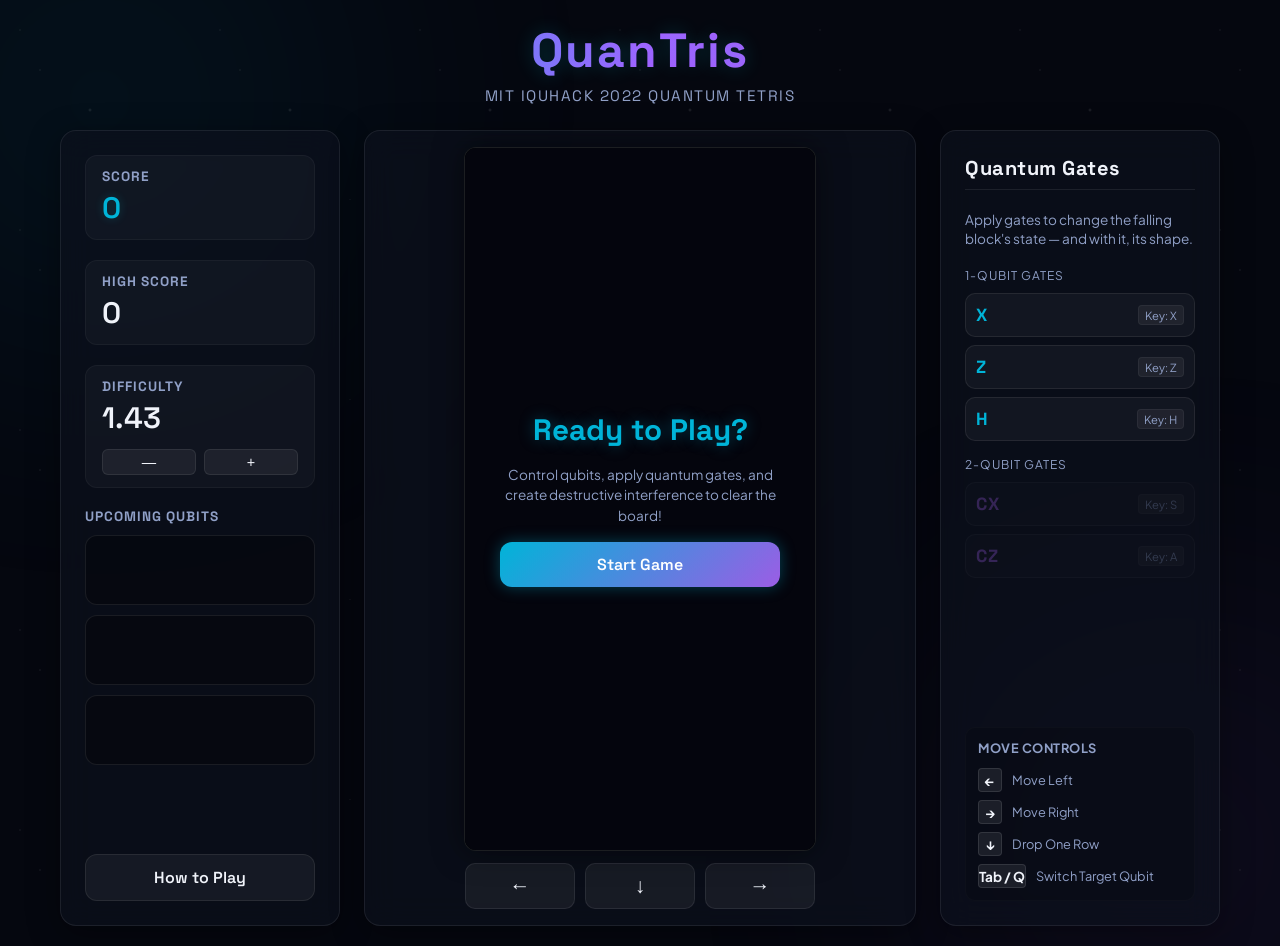
<file: index.html>
<!DOCTYPE html>
<html lang="en">
<head>
    <meta charset="UTF-8">
    <meta name="viewport" content="width=device-width, initial-scale=1.0">
    <title>QuanTris - Quantum Tetris</title>
    <!-- Google Fonts for futuristic/tech typography -->
    <link rel="preconnect" href="https://fonts.googleapis.com">
    <link rel="preconnect" href="https://fonts.gstatic.com" crossorigin>
    <link href="https://fonts.googleapis.com/css2?family=Space+Grotesk:wght@300;400;600;700&family=Plus+Jakarta+Sans:wght@300;400;500;700&display=swap" rel="stylesheet">
    <link rel="stylesheet" href="style.css">
</head>
<body>
    <div class="stars-bg"></div>
    <div class="glow-orb" id="orb-1"></div>
    <div class="glow-orb" id="orb-2"></div>

    <div class="app-container">
        <!-- Header -->
        <header class="game-header">
            <h1 class="glow-text">QuanTris</h1>
            <p class="subtitle">MIT iQuHACK 2022 Quantum Tetris</p>
        </header>

        <!-- Main Game Layout -->
        <main class="game-layout">
            <!-- Left Panel: Stats and Controls -->
            <section class="panel left-panel glass">
                <div class="stat-card">
                    <h3>Score</h3>
                    <div class="stat-value" id="score-val">0</div>
                </div>
                <div class="stat-card">
                    <h3>High Score</h3>
                    <div class="stat-value" id="high-score-val">0</div>
                </div>
                <div class="stat-card">
                    <h3>Difficulty</h3>
                    <div class="stat-value" id="difficulty-val">1.43</div>
                    <div class="difficulty-controls">
                        <button class="diff-btn" id="diff-minus" title="Slower">—</button>
                        <button class="diff-btn" id="diff-plus" title="Faster">+</button>
                    </div>
                </div>

                <div class="upcoming-container">
                    <h3>Upcoming Qubits</h3>
                    <div class="upcoming-slots">
                        <div class="upcoming-preview-box" id="upcoming-1"></div>
                        <div class="upcoming-preview-box" id="upcoming-2"></div>
                        <div class="upcoming-preview-box" id="upcoming-3"></div>
                    </div>
                </div>

                <div class="menu-buttons">
                    <button class="menu-btn secondary" id="btn-how-to">How to Play</button>
                </div>
            </section>

            <!-- Center: Game Board Canvas -->
            <section class="board-container glass">
                <div class="canvas-wrapper">
                    <canvas id="game-canvas" width="350" height="700"></canvas>
                    
                    <!-- Game Overlay (Start/Pause/Game Over) -->
                    <div class="overlay" id="game-overlay">
                        <div class="overlay-content">
                            <h2 id="overlay-title">Ready to Play?</h2>
                            <p id="overlay-desc">Control qubits, apply quantum gates, and create destructive interference to clear the board!</p>
                            <button class="menu-btn primary" id="btn-start">Start Game</button>
                        </div>
                    </div>
                </div>
                <div class="move-controls">
                    <button class="move-btn" id="move-left" data-move="left" title="Move left">←</button>
                    <button class="move-btn" id="move-down" data-move="down" title="Drop one row">↓</button>
                    <button class="move-btn" id="move-right" data-move="right" title="Move right">→</button>
                </div>
            </section>

            <!-- Right Panel: Quantum Gates -->
            <section class="panel right-panel glass">
                <h3>Quantum Gates</h3>
                <p class="panel-desc">Apply gates to change the falling block's state — and with it, its shape.</p>
                
                <div class="qubit-selector-container" id="qubit-selector-container" style="display: none;">
                    <span>Target:</span>
                    <button class="selector-btn active" id="sel-qubit-1" title="Select Left Qubit">Left (Q1)</button>
                    <button class="selector-btn" id="sel-qubit-2" title="Select Right Qubit">Right (Q2)</button>
                </div>
                
                <div class="gate-grid">
                    <div class="gate-group">
                        <span class="group-label">1-Qubit Gates</span>
                        <button class="gate-btn" id="gate-x" data-gate="x" title="Pauli X (Not) Gate">
                            <span class="gate-symbol">X</span>
                            <span class="key-hint">Key: X</span>
                        </button>
                        <button class="gate-btn" id="gate-z" data-gate="z" title="Pauli Z Gate">
                            <span class="gate-symbol">Z</span>
                            <span class="key-hint">Key: Z</span>
                        </button>
                        <button class="gate-btn" id="gate-h" data-gate="h" title="Hadamard (Superposition) Gate">
                            <span class="gate-symbol">H</span>
                            <span class="key-hint">Key: H</span>
                        </button>
                    </div>

                    <div class="gate-group">
                        <span class="group-label">2-Qubit Gates</span>
                        <button class="gate-btn double" id="gate-cx" data-gate="cx" title="Controlled-X (CNOT) Gate">
                            <span class="gate-symbol">CX</span>
                            <span class="key-hint">Key: S</span>
                        </button>
                        <button class="gate-btn double" id="gate-cz" data-gate="cz" title="Controlled-Z Gate">
                            <span class="gate-symbol">CZ</span>
                            <span class="key-hint">Key: A</span>
                        </button>
                    </div>
                </div>

                <div class="keyboard-controls">
                    <h4>Move Controls</h4>
                    <div class="control-row">
                        <span class="control-key">←</span>
                        <span class="control-desc">Move Left</span>
                    </div>
                    <div class="control-row">
                        <span class="control-key">→</span>
                        <span class="control-desc">Move Right</span>
                    </div>
                    <div class="control-row">
                        <span class="control-key">↓</span>
                        <span class="control-desc">Drop One Row</span>
                    </div>
                    <div class="control-row">
                        <span class="control-key">Tab / Q</span>
                        <span class="control-desc">Switch Target Qubit</span>
                    </div>
                </div>
            </section>
        </main>
    </div>

    <!-- Help Modal -->
    <div class="modal-backdrop" id="how-to-modal">
        <div class="modal glass">
            <div class="modal-header">
                <h2>How to Play QuanTris</h2>
                <button class="close-btn" id="modal-close">&times;</button>
            </div>
            <div class="modal-body">
                <h3>The Core Concept</h3>
                <p>In Quantum Tetris, blocks represent <strong>qubits</strong>. Instead of clearing horizontal rows like in traditional Tetris, your goal is to clear blocks by creating <strong>destructive quantum interference</strong> between the falling active block and stationary blocks already on the board.</p>
                
                <div class="modal-grid">
                    <div>
                        <h4>1. Qubit Shapes & Grid Alignment</h4>
                        <p>A block is comprised of a <strong>Qubit Center</strong> (a glowing circle) and an <strong>Arrow</strong> indicating its state. The block physically occupies both the center cell and the target cell the arrow points to:</p>
                        <ul>
                            <li><strong>Arrow Right (cyan)</strong>: state |0⟩. Covers the center and the cell to its right.</li>
                            <li><strong>Arrow Up (violet)</strong>: state |1⟩. Covers the center and the cell above it.</li>
                            <li><strong>Arrow Diagonal (with a dot)</strong>: superposition, e.g. |+⟩ = (|0⟩+|1⟩)/√2 points up-right (blue). Covers the center and the diagonal cell.</li>
                            <li>A minus sign flips the arrow: −|0⟩ points left (red), −|1⟩ points down (green).</li>
                        </ul>
                    </div>
                    <div>
                        <h4>2. Applying Quantum Gates</h4>
                        <p>Use keyboard keys or click the gate buttons to rotate/manipulate the falling block's state and physically change its shape:</p>
                        <ul>
                            <li><strong>X Gate (Key X)</strong>: swaps |0⟩ ↔ |1⟩ — mirrors the arrow across the 45° diagonal.</li>
                            <li><strong>Z Gate (Key Z)</strong>: negates the |1⟩ part — mirrors the arrow across the horizontal axis.</li>
                            <li><strong>H Gate (Key H)</strong>: Hadamard, |0⟩ ↔ |+⟩ and |1⟩ ↔ |−⟩ — mirrors the arrow across the 22.5° line. Combining X, Z and H reaches all 8 directions.</li>
                            <li><strong>CX (Key S) / CZ (Key A)</strong>: two-qubit gates; they can entangle the qubits of a 2-qubit block.</li>
                            <li><strong>Switch Target (Tab / Q)</strong>: For 2-qubit blocks, toggle gate target between Left (Q1) and Right (Q2), marked by a pulsing white ring.</li>
                        </ul>
                    </div>
                </div>

                <div class="modal-section">
                    <h4>💥 How to Clear Blocks (Interference Examples)</h4>
                    <p>To clear blocks, you must land your active block on top of a stationary block such that they occupy the <strong>exact same squares</strong>, and their state vectors are <strong>opposite (cancelling out)</strong>, meaning v<sub>active</sub> = -v<sub>board</sub> (out of phase by 180°).</p>
                    
                    <div class="example-box">
                        <div class="example-item">
                            <h5>Example 1: Cancelling |0⟩ (Horizontal Qubits)</h5>
                            <p>A stationary block is on the board in the -|0⟩ state (arrow pointing <strong>Left</strong> ←). To cancel it, make your falling block point <strong>Right</strong> → (+|0⟩) and land it on the same coordinates. They will cancel and both vanish!</p>
                        </div>
                        <div class="example-item">
                            <h5>Example 2: Phase Flipping for |1⟩ (Vertical Qubits)</h5>
                            <p>A stationary block is on the board in the |1⟩ state (arrow pointing <strong>Up</strong> ↑). If your falling block is also in the |1⟩ state (↑), they will not cancel. First press <strong>Z</strong> to flip the falling block's phase to -|1⟩ (arrow pointing <strong>Down</strong> ↓). When they touch, they will cancel!</p>
                        </div>
                        <div class="example-item">
                            <h5>Example 3: Superposition & Rotations</h5>
                            <p>Your falling block points <strong>Up-Right</strong> ↗. Pressing <strong>H</strong> turns it to point <strong>Right</strong> →, since H|+⟩ = |0⟩. By combining <strong>H</strong>, <strong>X</strong> and <strong>Z</strong> you can point your qubit in any of the 8 directions to cancel a target.</p>
                        </div>
                    </div>
                </div>

                <div class="modal-section">
                    <h4>🔗 Entanglement & Mixed States (2-Qubit Blocks)</h4>
                    <p>A 2-qubit block has two arrows. One-qubit gates act on the <strong>target</strong> qubit (switch with Tab / Q). The badge on the bridge shows the sign of the whole state: a <strong>+</strong> block and a <strong>−</strong> block with the same arrows cancel when they land in the same place (Z on a qubit in |1⟩ flips the sign).</p>
                    <ul>
                        <li><strong>Entanglement</strong>: <strong>CX</strong> or <strong>CZ</strong> on a superposition can entangle the two qubits, e.g. (|00⟩+|11⟩)/√2. Entangled qubits have no direction of their own, so the arrows disappear, the block shrinks to its two centres, and the bridge glows.</li>
                        <li><strong>Clearing</strong>: an entangled block cancels with an entangled block of the opposite sign in the same place. One-qubit and two-qubit blocks never cancel each other.</li>
                    </ul>
                </div>

                <div class="interference-tip">
                    <h4>💡 Pro Tip: Ghost Block & Block Outlines</h4>
                    <p>Look at the <strong>ghost block</strong> (the dashed outline below your block) to see exactly which cells your block will cover when it lands. Align the shapes first using left/right move keys, then apply quantum gates until the active block's arrows point in the opposite direction of the target block's arrows.</p>
                </div>
            </div>
        </div>
    </div>

    <script src="quantum.js"></script>
    <script src="game.js"></script>
</body>
</html>
</file>
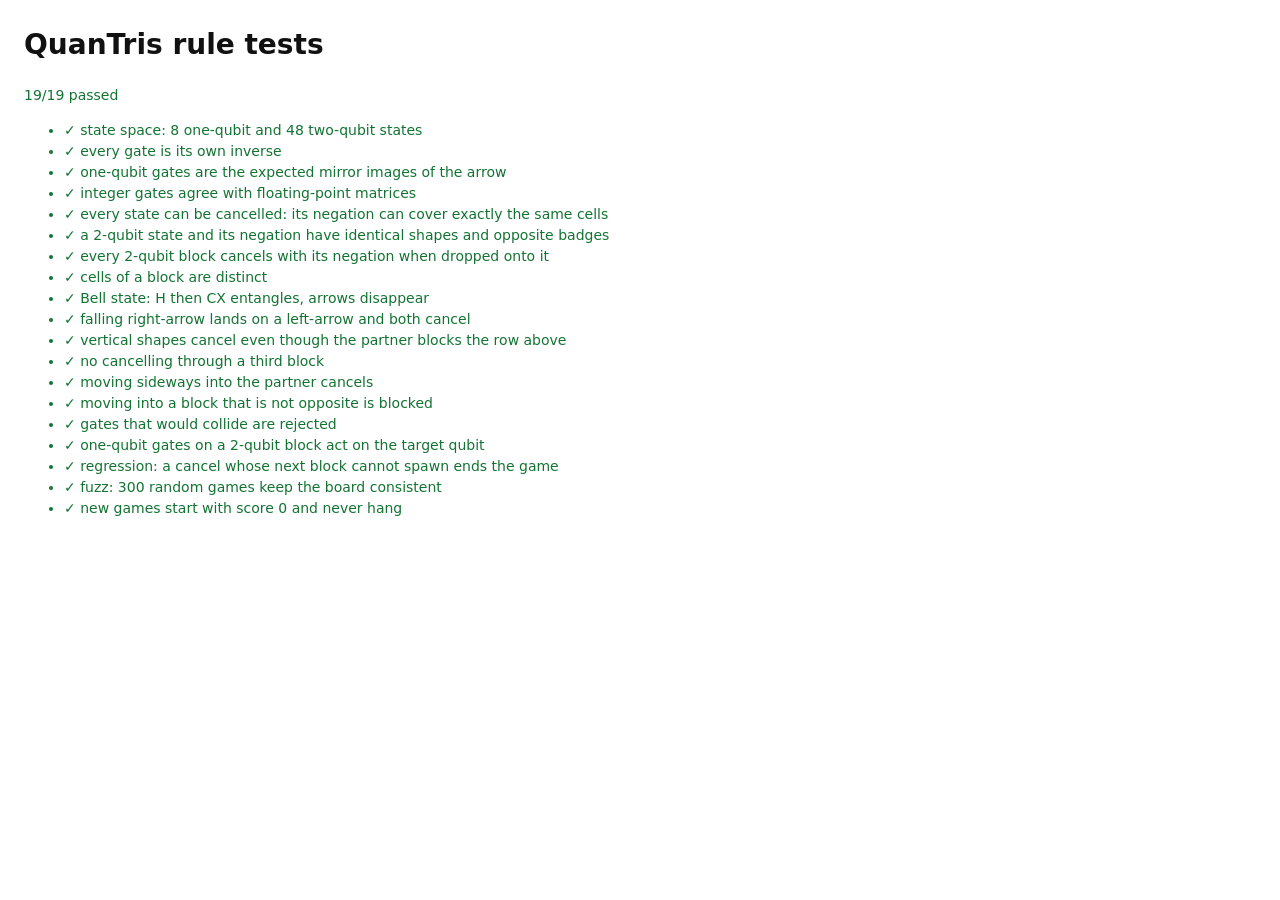
<file: tests.html>
<!DOCTYPE html>
<html lang="en">
<head>
    <meta charset="UTF-8">
    <title>QuanTris tests</title>
    <style>
        body { font: 14px/1.5 system-ui, sans-serif; margin: 24px; background: #fff; color: #111; }
        .pass { color: #137333; }
        .fail { color: #b3261e; font-weight: 600; }
    </style>
</head>
<body>
    <h1>QuanTris rule tests</h1>
    <p id="summary">Running…</p>
    <ul id="results"></ul>
    <script src="quantum.js"></script>
    <script>
    'use strict';
    const results = [];
    function test(name, fn) {
        try { fn(); results.push([name, null]); } catch (e) { results.push([name, e.message]); }
    }
    function assert(cond, msg) { if (!cond) throw new Error(msg); }
    const id = v => STATES.findIndex(s => s.vec.join() === v.join());
    const key = cells => cells.map(c => c.join(':')).sort().join(' ');

    // A game with an empty board and a known queue.
    function emptyGame(active, queue = []) {
        const g = new Game();
        g.settled = [];
        g.grid.fill(null);
        g.over = false;
        g.points = 0;
        g.queue = queue.length ? queue : [id([1, 0]), id([1, 0]), id([1, 0])];
        g.active = active;
        return g;
    }

    test('state space: 8 one-qubit and 48 two-qubit states', () => {
        assert(STATES.filter(s => s.qubits === 1).length === 8, 'one-qubit count');
        assert(STATES.filter(s => s.qubits === 2).length === 48, 'two-qubit count');
        assert(STATES.filter(s => s.entangled).length === 16, 'entangled count');
    });

    test('every gate is its own inverse', () => {
        for (const [i, s] of STATES.entries()) {
            for (const [g, j] of Object.entries(s.next)) assert(STATES[j].next[g] === i, `${g} on ${s.vec}`);
        }
    });

    test('one-qubit gates are the expected mirror images of the arrow', () => {
        const mod8 = k => ((k % 8) + 8) % 8;
        for (let k = 0; k < 8; k++) {
            const s = STATES[id(DIRS[k])];
            assert(s.arrows[0].dir === k, `arrow of dir ${k}`);
            assert(STATES[s.next.x].arrows[0].dir === mod8(2 - k), `X on ${k}`);
            assert(STATES[s.next.z].arrows[0].dir === mod8(-k), `Z on ${k}`);
            assert(STATES[s.next.h].arrows[0].dir === mod8(1 - k), `H on ${k}`);
        }
    });

    test('integer gates agree with floating-point matrices', () => {
        const r = Math.SQRT1_2;
        const M = {
            h1: [[r, 0, r, 0], [0, r, 0, r], [r, 0, -r, 0], [0, r, 0, -r]],
            h2: [[r, r, 0, 0], [r, -r, 0, 0], [0, 0, r, r], [0, 0, r, -r]],
            cx: [[1, 0, 0, 0], [0, 1, 0, 0], [0, 0, 0, 1], [0, 0, 1, 0]],
            cz: [[1, 0, 0, 0], [0, 1, 0, 0], [0, 0, 1, 0], [0, 0, 0, -1]],
        };
        const unit = v => { const n = Math.hypot(...v); return v.map(x => x / n); };
        for (const s of STATES.filter(s => s.qubits === 2)) {
            for (const [g, m] of Object.entries(M)) {
                const want = m.map(row => row.reduce((acc, a, j) => acc + a * unit(s.vec)[j], 0));
                const got = unit(STATES[s.next[g]].vec);
                assert(want.every((x, i) => Math.abs(x - got[i]) < 1e-12), `${g} on ${s.vec}`);
            }
        }
    });

    test('every state can be cancelled: its negation can cover exactly the same cells', () => {
        for (const s of STATES) {
            const n = STATES[s.neg];
            assert(n.neg === STATES.indexOf(s), 'neg is an involution');
            const mine = key(s.cells);
            const ok = [-2, -1, 0, 1, 2].some(dx => [-2, -1, 0, 1, 2].some(dy =>
                key(n.cells.map(([x, y]) => [x + dx, y + dy])) === mine));
            assert(ok, `no cancelling placement for ${s.vec}`);
        }
    });

    test('a 2-qubit state and its negation have identical shapes and opposite badges', () => {
        for (const s of STATES.filter(s => s.qubits === 2)) {
            const n = STATES[s.neg];
            assert(key(s.cells) === key(n.cells), `shape of ${s.vec}`);
            assert(s.sign === -n.sign, `badge of ${s.vec}`);
        }
    });

    test('every 2-qubit block cancels with its negation when dropped onto it', () => {
        for (const [i, s] of STATES.entries()) {
            if (s.qubits !== 2) continue;
            const g = emptyGame({ state: s.neg, x: 3, y: 12 });
            g.settle({ state: i, x: 3, y: 1 - Math.min(...s.cells.map(c => c[1])) });
            for (let t = 0; t < 15 && !g.points; t++) g.step();
            assert(g.points === 1, `no cancel for ${s.vec}`);
        }
    });

    test('cells of a block are distinct', () => {
        for (const s of STATES) assert(new Set(s.cells.map(c => c.join())).size === s.cells.length, `${s.vec}`);
    });

    test('Bell state: H then CX entangles, arrows disappear', () => {
        const bell = STATES[STATES[id([1, 0, 0, 0])].next.h1].next.cx;
        assert(STATES[bell].vec.join() === '1,0,0,1', 'is (|00>+|11>)/sqrt2');
        assert(STATES[bell].entangled && STATES[bell].arrows.length === 0, 'entangled, no arrows');
        assert(STATES[bell].sign === 1 && STATES[STATES[bell].neg].sign === -1, 'sign shown');
    });

    test('falling right-arrow lands on a left-arrow and both cancel', () => {
        const g = emptyGame({ state: id([1, 0]), x: 3, y: 10 });
        g.settle({ state: id([-1, 0]), x: 4, y: 0 }); // covers (3,0),(4,0)
        for (let i = 0; i < 12 && g.points === 0; i++) g.step();
        assert(g.points === 1, 'scored');
        assert(g.settled.length === 0 && g.grid.every(c => c === null), 'board empty');
    });

    test('vertical shapes cancel even though the partner blocks the row above', () => {
        const g = emptyGame({ state: id([0, -1]), x: 3, y: 10 }); // down arrow
        g.settle({ state: id([0, 1]), x: 3, y: 0 });              // up arrow: (3,0),(3,1)
        for (let i = 0; i < 12 && g.points === 0; i++) g.step();
        assert(g.points === 1, 'scored');
    });

    test('no cancelling through a third block', () => {
        const g = emptyGame({ state: id([0, -1]), x: 3, y: 10 });
        g.settle({ state: id([0, 1]), x: 3, y: 0 });
        g.settle({ state: id([1, 0]), x: 2, y: 2 }); // (2,2),(3,2) sits in the way
        for (let i = 0; i < 12; i++) g.step();
        assert(g.points === 0, 'must not score');
    });

    test('moving sideways into the partner cancels', () => {
        const g = emptyGame({ state: id([0, -1]), x: 2, y: 4 }); // down arrow: (2,4),(2,3)
        g.settle({ state: id([0, 1]), x: 3, y: 3 });              // up arrow:   (3,3),(3,4)
        g.move(1);                                               // -> (3,4),(3,3)
        assert(g.points === 1 && g.settled.length === 0, 'cancelled');
    });

    test('moving into a block that is not opposite is blocked', () => {
        const g = emptyGame({ state: id([0, 1]), x: 2, y: 3 });  // up: (2,3),(2,4)
        g.settle({ state: id([0, 1]), x: 3, y: 3 });              // same state, same shape
        g.move(1);
        assert(g.points === 0 && g.active.x === 2, 'blocked');
    });

    test('gates that would collide are rejected', () => {
        const g = emptyGame({ state: id([0, 1]), x: 3, y: 5 });  // up: (3,5),(3,6)
        g.settle({ state: id([1, 0]), x: 4, y: 5 });              // (4,5),(5,5)
        g.applyGate('x');                                        // |0> would cover (4,5)
        assert(STATES[g.active.state].vec.join() === '0,1', 'X rejected');
        g.applyGate('z');                                        // -|1>: (3,5),(3,4) is free
        assert(STATES[g.active.state].vec.join() === '0,-1', 'Z applied');
    });

    test('one-qubit gates on a 2-qubit block act on the target qubit', () => {
        const g = emptyGame({ state: id([1, 0, 0, 0]), x: 3, y: 10 });
        g.target = 2;
        g.applyGate('x');
        assert(STATES[g.active.state].vec.join() === '0,1,0,0', '|00> -> |01>');
    });

    test('regression: a cancel whose next block cannot spawn ends the game', () => {
        const g = emptyGame({ state: id([1, 0]), x: 0, y: 1 }, [id([1, 0])]);
        g.settle({ state: id([-1, 0]), x: 1, y: 0 });          // partner (0,0),(1,0)
        for (let x = 0; x < 10; x += 2) g.settle({ state: id([1, 0]), x, y: 19 }); // fill the top row
        g.step();
        assert(g.points === 1, 'cancelled');
        assert(g.over, 'game over because the spawn row is full');
    });

    test('fuzz: 300 random games keep the board consistent', () => {
        const actions = [g => g.step(), g => g.move(-1), g => g.move(1),
            ...['x', 'z', 'h', 'cx', 'cz'].map(k => g => g.applyGate(k)), g => { g.target = 3 - g.target; }];
        for (let n = 0; n < 300; n++) {
            const g = new Game();
            for (let t = 0; t < 600 && !g.over; t++) {
                actions[Math.floor(Math.random() * actions.length)](g);
                const owned = new Map();
                for (const b of g.settled) for (const [x, y] of cellsOf(b)) {
                    assert(x >= 0 && x < COLS && y >= 0 && y < ROWS, 'settled out of bounds');
                    assert(!owned.has(x + ',' + y), 'settled blocks overlap');
                    owned.set(x + ',' + y, b);
                }
                g.grid.forEach((b, i) => assert(b === (owned.get((i % COLS) + ',' + Math.floor(i / COLS)) || null), 'grid out of sync'));
                if (!g.over) assert(g.fits(g.active), 'active block overlaps');
            }
        }
    });

    test('new games start with score 0 and never hang', () => {
        for (let n = 0; n < 2000; n++) {
            const g = new Game();
            assert(g.points === 0, 'score at start');
        }
    });

    const failed = results.filter(r => r[1]);
    document.getElementById('summary').textContent = `${results.length - failed.length}/${results.length} passed`;
    document.getElementById('summary').className = failed.length ? 'fail' : 'pass';
    document.getElementById('results').innerHTML = results.map(([n, e]) =>
        `<li class="${e ? 'fail' : 'pass'}">${e ? '✗' : '✓'} ${n}${e ? ' — ' + e : ''}</li>`).join('');
    console.log('QUANTRIS_TESTS', JSON.stringify(results));
    </script>
</body>
</html>
</file>
<file: style.css>
/* Design System & Tokens */
:root {
    --bg-color: #05070f;
    --panel-bg: rgba(13, 17, 30, 0.65);
    --panel-border: rgba(255, 255, 255, 0.08);
    --text-primary: #f0f3fa;
    --text-secondary: #90a0c7;
    
    --neon-blue: #00b4d8;
    --neon-purple: #9b5de5;
    --neon-red: #f15bb5;
    --neon-green: #00f5d4;
    
    --shadow-blue: 0 0 15px rgba(0, 180, 216, 0.35);
    --shadow-purple: 0 0 15px rgba(155, 93, 229, 0.35);
    --shadow-red: 0 0 15px rgba(241, 91, 181, 0.35);
    --shadow-green: 0 0 15px rgba(0, 245, 212, 0.35);

    --font-heading: 'Space Grotesk', system-ui, sans-serif;
    --font-body: 'Plus Jakarta Sans', system-ui, sans-serif;
}

* {
    box-sizing: border-box;
    margin: 0;
    padding: 0;
}

body {
    background-color: var(--bg-color);
    color: var(--text-primary);
    font-family: var(--font-body);
    min-height: 100vh;
    overflow-x: hidden;
    position: relative;
    display: flex;
    justify-content: center;
    align-items: center;
}

/* Background Stars and Glowing Orbs */
.stars-bg {
    position: fixed;
    top: 0;
    left: 0;
    width: 100%;
    height: 100%;
    z-index: -3;
    background-image: 
        radial-gradient(1px 1px at 20px 30px, #eee, rgba(0,0,0,0)),
        radial-gradient(1px 1px at 40px 70px, #fff, rgba(0,0,0,0)),
        radial-gradient(2px 2px at 90px 110px, #ddd, rgba(0,0,0,0)),
        radial-gradient(1px 1px at 150px 200px, #fff, rgba(0,0,0,0));
    background-size: 200px 200px;
    opacity: 0.15;
}

.glow-orb {
    position: fixed;
    width: 400px;
    height: 400px;
    border-radius: 50%;
    filter: blur(150px);
    z-index: -2;
    opacity: 0.12;
    pointer-events: none;
}

#orb-1 {
    top: -100px;
    left: -100px;
    background: var(--neon-blue);
    animation: pulse-orb 15s infinite alternate;
}

#orb-2 {
    bottom: -150px;
    right: -100px;
    background: var(--neon-purple);
    animation: pulse-orb 20s infinite alternate-reverse;
}

@keyframes pulse-orb {
    0% { transform: scale(1) translate(0, 0); }
    100% { transform: scale(1.3) translate(50px, 30px); }
}

/* Glassmorphism Panel Helper */
.glass {
    background: var(--panel-bg);
    backdrop-filter: blur(16px);
    -webkit-backdrop-filter: blur(16px);
    border: 1px solid var(--panel-border);
    border-radius: 16px;
    box-shadow: 0 8px 32px 0 rgba(0, 0, 0, 0.37);
}

/* Main Container Layout */
.app-container {
    width: 100%;
    max-width: 1200px;
    padding: 20px;
    display: flex;
    flex-direction: column;
    gap: 20px;
    z-index: 1;
}

/* Header styling */
.game-header {
    text-align: center;
    margin-bottom: 5px;
}

.glow-text {
    font-family: var(--font-heading);
    font-size: 3rem;
    font-weight: 700;
    letter-spacing: 2px;
    background: linear-gradient(to right, var(--neon-blue), #a55eff, var(--neon-purple));
    -webkit-background-clip: text;
    -webkit-text-fill-color: transparent;
    text-shadow: 0 0 20px rgba(0, 240, 255, 0.2);
}

.subtitle {
    font-family: var(--font-heading);
    color: var(--text-secondary);
    font-size: 0.95rem;
    letter-spacing: 1.5px;
    text-transform: uppercase;
    margin-top: 5px;
}

/* Grid Layout */
.game-layout {
    display: grid;
    grid-template-columns: 280px 1fr 280px;
    gap: 24px;
    align-items: stretch;
}

/* Panels */
.panel {
    padding: 24px;
    display: flex;
    flex-direction: column;
    gap: 20px;
}

.panel h3 {
    font-family: var(--font-heading);
    font-size: 1.25rem;
    color: var(--text-primary);
    letter-spacing: 0.5px;
    border-bottom: 1px solid var(--panel-border);
    padding-bottom: 8px;
}

.panel-desc {
    color: var(--text-secondary);
    font-size: 0.85rem;
    line-height: 1.4;
}

/* Stat Cards */
.stat-card {
    background: rgba(255, 255, 255, 0.03);
    border: 1px solid rgba(255, 255, 255, 0.04);
    border-radius: 12px;
    padding: 12px 16px;
    display: flex;
    flex-direction: column;
    gap: 4px;
}

.stat-card h3 {
    border: none;
    padding: 0;
    font-size: 0.85rem;
    color: var(--text-secondary);
    text-transform: uppercase;
    letter-spacing: 1px;
}

.stat-value {
    font-family: var(--font-heading);
    font-size: 1.85rem;
    font-weight: 600;
    color: var(--text-primary);
}

#score-val {
    color: var(--neon-blue);
    text-shadow: 0 0 10px rgba(0, 240, 255, 0.2);
}

.difficulty-controls {
    display: flex;
    gap: 8px;
    margin-top: 8px;
}

.diff-btn {
    flex: 1;
    background: rgba(255, 255, 255, 0.06);
    border: 1px solid var(--panel-border);
    color: var(--text-primary);
    border-radius: 6px;
    padding: 4px 8px;
    cursor: pointer;
    font-size: 0.9rem;
    transition: all 0.2s ease;
}

.diff-btn:disabled {
    opacity: 0.35;
    cursor: not-allowed;
}

.diff-btn:hover:not(:disabled) {
    background: rgba(255, 255, 255, 0.12);
    border-color: rgba(255, 255, 255, 0.2);
}

/* Upcoming Preview */
.upcoming-container {
    display: flex;
    flex-direction: column;
    gap: 10px;
}

.upcoming-container h3 {
    border: none;
    padding: 0;
    font-size: 0.85rem;
    color: var(--text-secondary);
    text-transform: uppercase;
    letter-spacing: 1px;
}

.upcoming-slots {
    display: flex;
    flex-direction: column;
    gap: 10px;
}

.upcoming-preview-box {
    background: rgba(0, 0, 0, 0.3);
    border: 1px solid var(--panel-border);
    border-radius: 12px;
    height: 70px;
    display: flex;
    justify-content: center;
    align-items: center;
    position: relative;
    overflow: hidden;
}

/* Menu Buttons */
.menu-buttons {
    display: flex;
    flex-direction: column;
    gap: 10px;
    margin-top: auto;
}

.menu-btn {
    font-family: var(--font-heading);
    font-size: 1rem;
    font-weight: 600;
    padding: 12px 20px;
    border-radius: 12px;
    cursor: pointer;
    transition: all 0.3s cubic-bezier(0.16, 1, 0.3, 1);
    text-align: center;
    width: 100%;
    outline: none;
}

.menu-btn.primary {
    background: linear-gradient(135deg, var(--neon-blue), var(--neon-purple));
    border: none;
    color: white;
    box-shadow: var(--shadow-blue);
}

.menu-btn.primary:hover {
    transform: translateY(-2px);
    box-shadow: 0 0 25px rgba(0, 240, 255, 0.6);
}

.menu-btn.secondary {
    background: rgba(255, 255, 255, 0.05);
    border: 1px solid var(--panel-border);
    color: var(--text-primary);
}

.menu-btn.secondary:hover {
    background: rgba(255, 255, 255, 0.1);
    border-color: rgba(255, 255, 255, 0.2);
}

/* Center Board Styling */
.board-container {
    padding: 16px;
    display: flex;
    flex-direction: column;
    justify-content: center;
    align-items: center;
    gap: 12px;
}

.canvas-wrapper {
    position: relative;
    max-width: 100%;
    border-radius: 12px;
    overflow: hidden;
    box-shadow: 0 0 30px rgba(0, 0, 0, 0.5);
    background: #020408;
    border: 1px solid rgba(255, 255, 255, 0.1);
    aspect-ratio: 1 / 2;
    display: flex;
}

/* The backing store is scaled by devicePixelRatio in game.js; this is the
   on-screen size, shrinking on narrow screens. */
#game-canvas {
    display: block;
    width: 350px;
    max-width: 100%;
    height: auto;
    aspect-ratio: 1 / 2;
}

/* On-screen move buttons (needed on touch screens) */
.move-controls {
    display: flex;
    gap: 10px;
    width: 100%;
    max-width: 350px;
}

.move-btn {
    flex: 1;
    background: rgba(255, 255, 255, 0.06);
    border: 1px solid var(--panel-border);
    color: var(--text-primary);
    border-radius: 10px;
    padding: 10px 0;
    font-size: 1.3rem;
    cursor: pointer;
    touch-action: manipulation;
    transition: background 0.2s ease;
}

.move-btn:hover,
.move-btn:active {
    background: rgba(255, 255, 255, 0.12);
}

/* Game Canvas Overlay */
.overlay {
    position: absolute;
    top: 0;
    left: 0;
    width: 100%;
    height: 100%;
    background: rgba(5, 7, 15, 0.85);
    backdrop-filter: blur(8px);
    display: flex;
    justify-content: center;
    align-items: center;
    padding: 30px;
    text-align: center;
    z-index: 10;
    transition: opacity 0.3s ease;
}

.overlay.hidden {
    opacity: 0;
    pointer-events: none;
}

.overlay-content {
    display: flex;
    flex-direction: column;
    gap: 16px;
    align-items: center;
    max-width: 280px;
}

.overlay-content h2 {
    font-family: var(--font-heading);
    font-size: 1.85rem;
    color: var(--neon-blue);
    text-shadow: var(--shadow-blue);
}

.overlay-content p {
    font-size: 0.85rem;
    color: var(--text-secondary);
    line-height: 1.5;
}

/* Quantum Gate Controls */
.gate-grid {
    display: flex;
    flex-direction: column;
    gap: 16px;
}

.gate-group {
    display: flex;
    flex-direction: column;
    gap: 8px;
}

.group-label {
    font-size: 0.75rem;
    color: var(--text-secondary);
    text-transform: uppercase;
    letter-spacing: 1px;
    margin-bottom: 2px;
}

.gate-btn {
    background: rgba(255, 255, 255, 0.04);
    border: 1px solid var(--panel-border);
    color: var(--text-primary);
    border-radius: 10px;
    padding: 10px;
    cursor: pointer;
    display: flex;
    justify-content: space-between;
    align-items: center;
    transition: all 0.2s cubic-bezier(0.16, 1, 0.3, 1);
    font-family: var(--font-body);
}

.gate-btn:hover:not(:disabled) {
    background: rgba(0, 240, 255, 0.08);
    border-color: var(--neon-blue);
    box-shadow: 0 0 10px rgba(0, 240, 255, 0.15);
    transform: translateX(3px);
}

.gate-btn.double:hover:not(:disabled) {
    background: rgba(189, 0, 255, 0.08);
    border-color: var(--neon-purple);
    box-shadow: 0 0 10px rgba(189, 0, 255, 0.15);
}

.gate-btn:disabled {
    opacity: 0.3;
    cursor: not-allowed;
}

.gate-symbol {
    font-family: var(--font-heading);
    font-weight: 700;
    font-size: 1.1rem;
    letter-spacing: 0.5px;
}

.gate-btn:not(.double) .gate-symbol {
    color: var(--neon-blue);
}

.gate-btn.double .gate-symbol {
    color: var(--neon-purple);
}

.key-hint {
    font-size: 0.7rem;
    color: var(--text-secondary);
    background: rgba(255, 255, 255, 0.06);
    padding: 2px 6px;
    border-radius: 4px;
    border: 1px solid rgba(255, 255, 255, 0.05);
}

/* Keyboard move controls details */
.keyboard-controls {
    margin-top: auto;
    background: rgba(0, 0, 0, 0.15);
    padding: 12px;
    border-radius: 10px;
    border: 1px solid rgba(255, 255, 255, 0.02);
    display: flex;
    flex-direction: column;
    gap: 8px;
}

.keyboard-controls h4 {
    font-size: 0.8rem;
    text-transform: uppercase;
    color: var(--text-secondary);
    letter-spacing: 0.5px;
    margin-bottom: 4px;
}

.control-row {
    display: flex;
    align-items: center;
    gap: 10px;
}

.control-key {
    background: rgba(255, 255, 255, 0.08);
    border: 1px solid rgba(255, 255, 255, 0.1);
    border-radius: 4px;
    font-size: 0.85rem;
    font-weight: bold;
    min-width: 24px;
    height: 24px;
    display: flex;
    justify-content: center;
    align-items: center;
    color: var(--text-primary);
}

.control-desc {
    font-size: 0.8rem;
    color: var(--text-secondary);
}

/* Help Modal Design */
.modal-backdrop {
    position: fixed;
    top: 0;
    left: 0;
    width: 100vw;
    height: 100vh;
    background: rgba(5, 7, 15, 0.75);
    backdrop-filter: blur(8px);
    display: flex;
    justify-content: center;
    align-items: center;
    z-index: 100;
    opacity: 0;
    pointer-events: none;
    transition: opacity 0.25s ease;
}

.modal-backdrop.active {
    opacity: 1;
    pointer-events: all;
}

.modal {
    width: 90%;
    max-width: 600px;
    max-height: 85vh;
    overflow-y: auto;
    padding: 28px;
    display: flex;
    flex-direction: column;
    gap: 16px;
    transform: scale(0.95);
    transition: transform 0.25s ease;
}

.modal-backdrop.active .modal {
    transform: scale(1);
}

.modal-header {
    display: flex;
    justify-content: space-between;
    align-items: center;
    border-bottom: 1px solid var(--panel-border);
    padding-bottom: 12px;
}

.modal-header h2 {
    font-family: var(--font-heading);
    font-size: 1.5rem;
    color: var(--neon-blue);
}

.close-btn {
    background: none;
    border: none;
    color: var(--text-secondary);
    font-size: 2rem;
    cursor: pointer;
    transition: color 0.2s ease;
    line-height: 1;
}

.close-btn:hover {
    color: var(--text-primary);
}

.modal-body {
    display: flex;
    flex-direction: column;
    gap: 16px;
    font-size: 0.9rem;
    line-height: 1.6;
    color: var(--text-secondary);
}

.modal-body p strong {
    color: var(--text-primary);
}

.modal-grid {
    display: grid;
    grid-template-columns: 1fr 1fr;
    gap: 20px;
    margin: 8px 0;
}

.modal-grid h4 {
    color: var(--text-primary);
    margin-bottom: 6px;
}

.modal-grid ul {
    list-style-type: none;
    padding-left: 0;
    display: flex;
    flex-direction: column;
    gap: 6px;
}

.modal-grid li::before {
    content: "•";
    color: var(--neon-blue);
    display: inline-block;
    width: 1em;
}

.interference-tip {
    background: rgba(0, 240, 255, 0.04);
    border: 1px solid rgba(0, 240, 255, 0.15);
    border-radius: 10px;
    padding: 12px 16px;
    margin-top: 8px;
}

.interference-tip h4 {
    color: var(--neon-blue);
    margin-bottom: 4px;
}

.modal-section {
    border-top: 1px solid var(--panel-border);
    padding-top: 16px;
    margin-top: 8px;
}

.modal-section h4 {
    color: var(--text-primary);
    margin-bottom: 8px;
    font-family: var(--font-heading);
}

.example-box {
    display: flex;
    flex-direction: column;
    gap: 10px;
    margin-top: 10px;
}

.example-item {
    background: rgba(255, 255, 255, 0.02);
    border: 1px solid var(--panel-border);
    border-radius: 8px;
    padding: 12px;
    transition: all 0.2s ease;
}

.example-item:hover {
    background: rgba(255, 255, 255, 0.04);
    border-color: rgba(255, 255, 255, 0.12);
}

.example-item h5 {
    color: var(--neon-blue);
    font-family: var(--font-heading);
    font-size: 0.9rem;
    margin-bottom: 4px;
    font-weight: 600;
}

.example-item p {
    font-size: 0.8rem;
    line-height: 1.4;
    color: var(--text-secondary);
}

.qubit-selector-container {
    display: flex;
    align-items: center;
    gap: 8px;
    background: rgba(255, 255, 255, 0.03);
    border: 1px solid var(--panel-border);
    border-radius: 10px;
    padding: 8px 12px;
    margin-bottom: 4px;
    font-size: 0.85rem;
    color: var(--text-secondary);
}

.qubit-selector-container span {
    font-family: var(--font-heading);
    font-weight: 600;
}

.selector-btn {
    flex: 1;
    background: rgba(255, 255, 255, 0.05);
    border: 1px solid var(--panel-border);
    color: var(--text-secondary);
    padding: 6px;
    border-radius: 6px;
    cursor: pointer;
    font-size: 0.8rem;
    font-family: var(--font-heading);
    font-weight: 600;
    transition: all 0.2s ease;
}

.selector-btn.active {
    background: rgba(155, 93, 229, 0.15);
    border-color: var(--neon-purple);
    color: var(--text-primary);
    box-shadow: 0 0 10px rgba(155, 93, 229, 0.25);
}

.selector-btn:hover:not(.active) {
    background: rgba(255, 255, 255, 0.1);
    color: var(--text-primary);
}

/* Responsive Scaling */
@media (max-width: 950px) {
    body {
        align-items: flex-start;
        padding: 10px 0;
    }
    
    .game-layout {
        grid-template-columns: 1fr;
        gap: 16px;
    }

    .app-container {
        padding: 10px;
    }

    .panel {
        padding: 16px;
    }
    
    .left-panel {
        order: 2;
    }
    
    .board-container {
        order: 1;
    }
    
    .right-panel {
        order: 3;
    }
}
</file>
